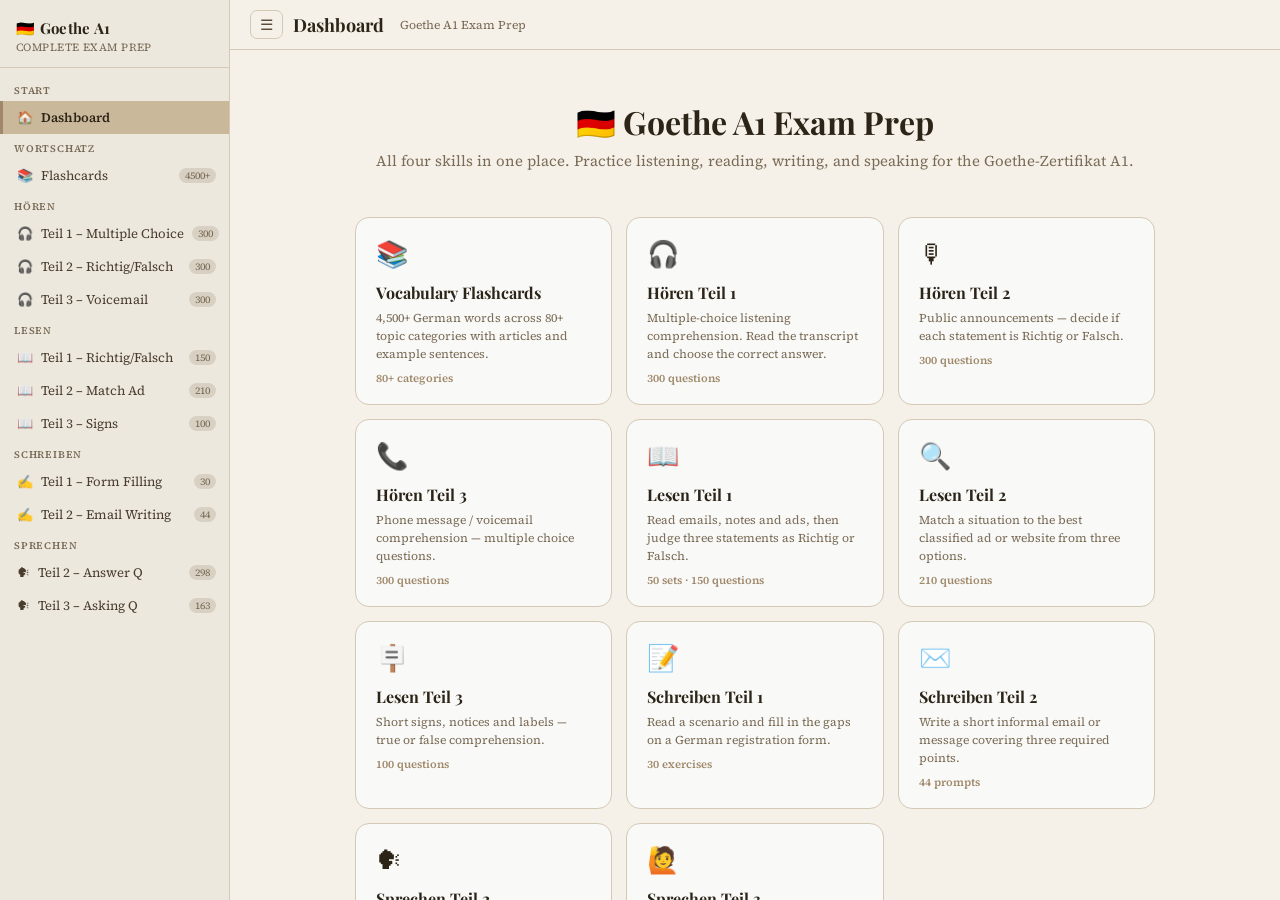
<file: index.html>
<!doctype html>
<html lang="en">
  <head>
    <meta charset="UTF-8" />
    <meta name="viewport" content="width=device-width, initial-scale=1.0" />
    <title>Goethe A1 – Complete Exam Prep</title>
    <link rel="preconnect" href="https://fonts.googleapis.com" />
    <link
      href="https://fonts.googleapis.com/css2?family=Playfair+Display:wght@400;700&family=Source+Serif+4:ital,opsz,wght@0,8..60,300;0,8..60,400;0,8..60,600;1,8..60,300&display=swap"
      rel="stylesheet"
    />
    <link rel="stylesheet" href="styles.css" />
  </head>
  <body>
    <div class="sidebar-backdrop" id="sidebar-backdrop" onclick="toggleSidebar()"></div>
    <div class="app">
      <!-- ── SIDEBAR ── -->
      <div class="sidebar" id="sidebar">
        <div class="sidebar-inner">
          <div class="sidebar-header">
            <div class="sidebar-title">🇩🇪 Goethe A1</div>
            <div class="sidebar-subtitle">Complete Exam Prep</div>
          </div>
          <div class="nav-sections">
            <div class="nav-section-label">Start</div>
            <div
              class="nav-item active"
              data-panel="dashboard"
              onclick="showPanel('dashboard',this)"
            >
              🏠 <span>Dashboard</span>
            </div>
            <div class="nav-section-label">Wortschatz</div>
            <div class="nav-item" data-panel="flashcards" onclick="showPanel('flashcards',this)">
              📚 <span>Flashcards</span><span class="badge">4500+</span>
            </div>
            <div class="nav-section-label">Hören</div>
            <div class="nav-item" data-panel="hoeren1" onclick="showPanel('hoeren1',this)">
              🎧 <span>Teil 1 – Multiple Choice</span><span class="badge">300</span>
            </div>
            <div class="nav-item" data-panel="hoeren2" onclick="showPanel('hoeren2',this)">
              🎧 <span>Teil 2 – Richtig/Falsch</span><span class="badge">300</span>
            </div>
            <div class="nav-item" data-panel="hoeren3" onclick="showPanel('hoeren3',this)">
              🎧 <span>Teil 3 – Voicemail</span><span class="badge">300</span>
            </div>
            <div class="nav-section-label">Lesen</div>
            <div class="nav-item" data-panel="lesen1" onclick="showPanel('lesen1',this)">
              📖 <span>Teil 1 – Richtig/Falsch</span><span class="badge">150</span>
            </div>
            <div class="nav-item" data-panel="lesen2" onclick="showPanel('lesen2',this)">
              📖 <span>Teil 2 – Match Ad</span><span class="badge">210</span>
            </div>
            <div class="nav-item" data-panel="lesen3" onclick="showPanel('lesen3',this)">
              📖 <span>Teil 3 – Signs</span><span class="badge">100</span>
            </div>
            <div class="nav-section-label">Schreiben</div>
            <div class="nav-item" data-panel="schreiben1" onclick="showPanel('schreiben1',this)">
              ✍️ <span>Teil 1 – Form Filling</span><span class="badge">30</span>
            </div>
            <div class="nav-item" data-panel="schreiben2" onclick="showPanel('schreiben2',this)">
              ✍️ <span>Teil 2 – Email Writing</span><span class="badge">44</span>
            </div>
            <div class="nav-section-label">Sprechen</div>
            <div class="nav-item" data-panel="sprechen2" onclick="showPanel('sprechen2',this)">
              🗣 <span>Teil 2 – Answer Q</span><span class="badge">298</span>
            </div>
            <div class="nav-item" data-panel="sprechen3" onclick="showPanel('sprechen3',this)">
              🗣 <span>Teil 3 – Asking Q</span><span class="badge">163</span>
            </div>
          </div>
        </div>
      </div>
      <!-- ── MAIN ── -->
      <div class="main">
        <div class="topbar">
          <button class="menu-btn" onclick="toggleSidebar()">☰</button>
          <span class="topbar-title" id="topbar-title">Dashboard</span>
          <span class="topbar-sub" id="topbar-sub"></span>
          <div class="topbar-right" id="topbar-right"></div>
        </div>
        <div class="content-area" id="content-area">
          <!-- ── DASHBOARD ── -->
          <div class="panel active" id="panel-dashboard">
            <div class="dash">
              <div class="dash-hero">
                <h1>🇩🇪 Goethe A1 Exam Prep</h1>
                <p>
                  All four skills in one place. Practice listening, reading, writing, and speaking
                  for the Goethe-Zertifikat A1.
                </p>
              </div>
              <div class="dash-grid">
                <div class="dash-card" onclick="showPanel('flashcards',null)">
                  <div class="dash-card-icon">📚</div>
                  <div class="dash-card-title">Vocabulary Flashcards</div>
                  <div class="dash-card-sub">
                    4,500+ German words across 80+ topic categories with articles and example
                    sentences.
                  </div>
                  <div class="dash-card-count">80+ categories</div>
                </div>
                <div class="dash-card" onclick="showPanel('hoeren1',null)">
                  <div class="dash-card-icon">🎧</div>
                  <div class="dash-card-title">Hören Teil 1</div>
                  <div class="dash-card-sub">
                    Multiple-choice listening comprehension. Read the transcript and choose the
                    correct answer.
                  </div>
                  <div class="dash-card-count">300 questions</div>
                </div>
                <div class="dash-card" onclick="showPanel('hoeren2',null)">
                  <div class="dash-card-icon">🎙</div>
                  <div class="dash-card-title">Hören Teil 2</div>
                  <div class="dash-card-sub">
                    Public announcements — decide if each statement is Richtig or Falsch.
                  </div>
                  <div class="dash-card-count">300 questions</div>
                </div>
                <div class="dash-card" onclick="showPanel('hoeren3',null)">
                  <div class="dash-card-icon">📞</div>
                  <div class="dash-card-title">Hören Teil 3</div>
                  <div class="dash-card-sub">
                    Phone message / voicemail comprehension — multiple choice questions.
                  </div>
                  <div class="dash-card-count">300 questions</div>
                </div>
                <div class="dash-card" onclick="showPanel('lesen1',null)">
                  <div class="dash-card-icon">📖</div>
                  <div class="dash-card-title">Lesen Teil 1</div>
                  <div class="dash-card-sub">
                    Read emails, notes and ads, then judge three statements as Richtig or Falsch.
                  </div>
                  <div class="dash-card-count">50 sets · 150 questions</div>
                </div>
                <div class="dash-card" onclick="showPanel('lesen2',null)">
                  <div class="dash-card-icon">🔍</div>
                  <div class="dash-card-title">Lesen Teil 2</div>
                  <div class="dash-card-sub">
                    Match a situation to the best classified ad or website from three options.
                  </div>
                  <div class="dash-card-count">210 questions</div>
                </div>
                <div class="dash-card" onclick="showPanel('lesen3',null)">
                  <div class="dash-card-icon">🪧</div>
                  <div class="dash-card-title">Lesen Teil 3</div>
                  <div class="dash-card-sub">
                    Short signs, notices and labels — true or false comprehension.
                  </div>
                  <div class="dash-card-count">100 questions</div>
                </div>
                <div class="dash-card" onclick="showPanel('schreiben1',null)">
                  <div class="dash-card-icon">📝</div>
                  <div class="dash-card-title">Schreiben Teil 1</div>
                  <div class="dash-card-sub">
                    Read a scenario and fill in the gaps on a German registration form.
                  </div>
                  <div class="dash-card-count">30 exercises</div>
                </div>
                <div class="dash-card" onclick="showPanel('schreiben2',null)">
                  <div class="dash-card-icon">✉️</div>
                  <div class="dash-card-title">Schreiben Teil 2</div>
                  <div class="dash-card-sub">
                    Write a short informal email or message covering three required points.
                  </div>
                  <div class="dash-card-count">44 prompts</div>
                </div>
                <div class="dash-card" onclick="showPanel('sprechen2',null)">
                  <div class="dash-card-icon">🗣</div>
                  <div class="dash-card-title">Sprechen Teil 2</div>
                  <div class="dash-card-sub">
                    Practice answering everyday conversation questions on A1 topics.
                  </div>
                  <div class="dash-card-count">298 questions</div>
                </div>
                <div class="dash-card" onclick="showPanel('sprechen3',null)">
                  <div class="dash-card-icon">🙋</div>
                  <div class="dash-card-title">Sprechen Teil 3</div>
                  <div class="dash-card-sub">
                    Vocabulary cards with example requests — practice asking for objects.
                  </div>
                  <div class="dash-card-count">163 cards</div>
                </div>
              </div>
              <div class="dash-tips">
                <h3>💡 Exam Tips</h3>
                <div class="tip">
                  <span class="tip-icon">🎯</span
                  ><span
                    >The Goethe A1 exam tests listening, reading, writing, and speaking. You need
                    60% overall to pass, but each section can be below that.</span
                  >
                </div>
                <div class="tip">
                  <span class="tip-icon">🎧</span
                  ><span
                    >In the real Hören exam, each audio is played twice. Use the transcript practice
                    here to train for content recognition.</span
                  >
                </div>
                <div class="tip">
                  <span class="tip-icon">📖</span
                  ><span
                    >Lesen Teil 1 texts are short (emails, notes). Read carefully — one word can
                    change the meaning from Richtig to Falsch.</span
                  >
                </div>
                <div class="tip">
                  <span class="tip-icon">✍️</span
                  ><span
                    >Schreiben Teil 2 is graded on covering all three points, not perfect grammar.
                    Write simply and clearly.</span
                  >
                </div>
                <div class="tip">
                  <span class="tip-icon">🗣</span
                  ><span
                    >Sprechen Teil 1 uses the cards from Teil 3 practice. Name the item and form a
                    question: "Können Sie mir bitte … geben?"</span
                  >
                </div>
              </div>
            </div>
          </div>

          <!-- ── FLASHCARDS ── -->
          <div class="panel" id="panel-flashcards">
            <div class="fc-layout">
              <div class="fc-sidebar">
                <input
                  class="cat-search"
                  id="fc-cat-search"
                  placeholder="Search topics…"
                  oninput="fcFilterCats(this.value)"
                />
                <div class="cat-list" id="fc-cat-list"></div>
              </div>
              <div class="fc-main" id="fc-main">
                <div class="progress-wrap"><div class="progress-bar" id="fc-progress"></div></div>
                <div class="card-wrapper" id="fc-card-wrapper" onclick="fcFlip()">
                  <div class="card-inner" id="fc-card-inner">
                    <div class="card-face card-front">
                      <div class="card-label">German</div>
                      <div class="card-word" id="fc-front"></div>
                      <div class="card-article" id="fc-article"></div>
                      <div class="card-hint">Click to flip</div>
                    </div>
                    <div class="card-face card-back">
                      <div class="card-label">Translation</div>
                      <div class="card-word" id="fc-back"></div>
                      <div class="card-example" id="fc-example"></div>
                      <div class="card-hint">Click to flip back</div>
                    </div>
                  </div>
                </div>
                <div class="fc-nav">
                  <button class="nav-btn" onclick="fcPrev()">← Prev</button>
                  <span class="card-num" id="fc-num"></span>
                  <button class="nav-btn" onclick="fcNext()">Next →</button>
                  <button class="fc-speak-btn" onclick="fcSpeak()" title="Speak German">🔊</button>
                </div>
                <div style="display: flex; gap: 8px; margin-top: 10px">
                  <span class="shuffle-badge" onclick="fcShuffle()">🔀 Shuffle</span>
                  <span class="key-hints"
                    ><span class="kbd">Space</span>flip <span class="kbd">←→</span>navigate</span
                  >
                </div>
                <div
                  class="word-list"
                  id="fc-word-list"
                  style="max-height: 340px; overflow-y: auto"
                >
                  <div class="word-list-header">All cards in this set</div>
                  <div id="fc-word-items"></div>
                </div>
              </div>
            </div>
          </div>

          <!-- ── HÖREN 1 ── -->
          <div class="panel" id="panel-hoeren1">
            <div class="quiz-layout" id="h1-layout"></div>
          </div>

          <!-- ── HÖREN 2 ── -->
          <div class="panel" id="panel-hoeren2">
            <div class="quiz-layout" id="h2-layout"></div>
          </div>

          <!-- ── HÖREN 3 ── -->
          <div class="panel" id="panel-hoeren3">
            <div class="quiz-layout" id="h3-layout"></div>
          </div>

          <!-- ── LESEN 1 ── -->
          <div class="panel" id="panel-lesen1">
            <div class="quiz-layout" id="l1-layout"></div>
          </div>

          <!-- ── LESEN 2 ── -->
          <div class="panel" id="panel-lesen2">
            <div class="quiz-layout" id="l2-layout"></div>
          </div>

          <!-- ── LESEN 3 ── -->
          <div class="panel" id="panel-lesen3">
            <div class="quiz-layout" id="l3-layout"></div>
          </div>

          <!-- ── SCHREIBEN 1 ── -->
          <div class="panel" id="panel-schreiben1">
            <div class="schreiben-layout" id="s1-layout"></div>
          </div>

          <!-- ── SCHREIBEN 2 ── -->
          <div class="panel" id="panel-schreiben2">
            <div class="schreiben-layout" id="s2-layout"></div>
          </div>

          <!-- ── SPRECHEN 2 ── -->
          <div class="panel" id="panel-sprechen2">
            <div class="sprechen-layout" id="sp2-layout"></div>
          </div>

          <!-- ── SPRECHEN 3 ── -->
          <div class="panel" id="panel-sprechen3">
            <div class="sprechen-layout" id="sp3-layout"></div>
          </div>
        </div>
        <!-- /content-area -->
      </div>
      <!-- /main -->
    </div>
    <!-- /app -->

    <script src="data.js"></script>
    <script src="app.js"></script>
  </body>
</html>
</file>
<file: styles.css>
* {
  box-sizing: border-box;
  margin: 0;
  padding: 0;
}
:root {
  --bg: #f5f0e8;
  --sidebar-bg: #ede8de;
  --border: #d4c9b4;
  --text: #2c2417;
  --text2: #4a3d2e;
  --muted: #7a6b56;
  --accent: #a0896a;
  --accent2: #c9b89a;
  --card-bg: #f9f9f8;
  --dark: #2c2417;
  --gold: #c9a870;
  --nav-active: #c9b89a;
  --tag-bg: #e0d9ce;
}
body {
  min-height: 100vh;
  background: var(--bg);
  font-family: "Source Serif 4", Georgia, serif;
  color: var(--text);
}
/* ── LAYOUT ── */
.app {
  display: flex;
  height: 100vh;
  overflow: hidden;
}
/* sidebar */
.sidebar {
  width: 230px;
  min-height: 100vh;
  background: var(--sidebar-bg);
  border-right: 1px solid var(--border);
  display: flex;
  flex-direction: column;
  flex-shrink: 0;
  transition: width 0.3s;
  overflow: hidden;
}
.sidebar.closed {
  width: 0;
  border-right: none;
}
.sidebar-inner {
  width: 230px;
  display: flex;
  flex-direction: column;
  height: 100%;
}
.sidebar-header {
  padding: 18px 16px 12px;
  border-bottom: 1px solid var(--border);
}
.sidebar-title {
  font-family: "Playfair Display", serif;
  font-size: 15px;
  font-weight: 700;
  color: var(--text);
  letter-spacing: 0.02em;
}
.sidebar-subtitle {
  font-size: 11px;
  color: var(--muted);
  margin-top: 2px;
  letter-spacing: 0.04em;
  text-transform: uppercase;
}
.nav-sections {
  padding: 8px 0;
  overflow-y: auto;
  flex: 1;
  scrollbar-width: none;
}
.nav-sections::-webkit-scrollbar {
  display: none;
}
.nav-section-label {
  padding: 8px 14px 4px;
  font-size: 10px;
  text-transform: uppercase;
  letter-spacing: 0.08em;
  color: var(--muted);
  font-weight: 600;
}
.nav-item {
  display: flex;
  align-items: center;
  gap: 8px;
  padding: 8px 14px;
  cursor: pointer;
  font-size: 13px;
  color: var(--text2);
  transition: background 0.15s;
  white-space: nowrap;
  border-left: 3px solid transparent;
}
.nav-item:hover {
  background: #e0d9ce;
}
.nav-item.active {
  background: var(--nav-active);
  color: var(--dark);
  font-weight: 600;
  border-left-color: var(--accent);
}
.nav-item .badge {
  margin-left: auto;
  font-size: 10px;
  color: var(--muted);
  background: #d8d0c2;
  border-radius: 8px;
  padding: 1px 6px;
}
.nav-item.active .badge {
  background: #b8a480;
  color: var(--dark);
}
/* main */
.main {
  flex: 1;
  display: flex;
  flex-direction: column;
  height: 100vh;
  overflow: hidden;
}
.topbar {
  display: flex;
  align-items: center;
  padding: 10px 20px;
  background: var(--bg);
  border-bottom: 1px solid var(--border);
  gap: 10px;
  flex-wrap: wrap;
  flex-shrink: 0;
}
.menu-btn {
  background: none;
  border: 1px solid var(--border);
  border-radius: 7px;
  padding: 6px 9px;
  cursor: pointer;
  color: #5a4d3d;
  font-size: 15px;
  line-height: 1;
  transition: background 0.15s;
}
.menu-btn:hover {
  background: #e8e0d4;
}
.topbar-title {
  font-family: "Playfair Display", serif;
  font-size: 18px;
  font-weight: 700;
  color: var(--text);
}
.topbar-sub {
  font-size: 12px;
  color: var(--muted);
  margin-left: 6px;
}
.topbar-right {
  margin-left: auto;
  display: flex;
  gap: 8px;
  align-items: center;
}
.content-area {
  flex: 1;
  overflow-y: auto;
  padding: 20px 24px;
  scrollbar-width: thin;
  scrollbar-color: var(--border) transparent;
}
/* ── SECTION PANELS ── */
.panel {
  display: none;
}
.panel.active {
  display: block;
}
/* ── FLASHCARDS ── */
.fc-layout {
  display: flex;
  gap: 20px;
  height: calc(100vh - 110px);
}
.fc-sidebar {
  width: 200px;
  flex-shrink: 0;
  display: flex;
  flex-direction: column;
  gap: 8px;
  overflow: hidden;
}
.cat-search {
  width: 100%;
  padding: 8px 10px;
  border: 1px solid var(--border);
  border-radius: 10px;
  background: #f7f2e7;
  color: var(--text2);
  font-size: 12px;
  outline: none;
}
.cat-search:focus {
  border-color: #b8a480;
}
.cat-list {
  flex: 1;
  overflow-y: auto;
  scrollbar-width: thin;
  scrollbar-color: var(--border) transparent;
}
.cat-item {
  display: flex;
  align-items: center;
  gap: 6px;
  padding: 7px 10px;
  cursor: pointer;
  font-size: 12px;
  color: var(--text2);
  transition: background 0.15s;
  border-radius: 8px;
}
.cat-item:hover {
  background: #e0d9ce;
}
.cat-item.active {
  background: var(--nav-active);
  color: var(--dark);
  font-weight: 600;
}
.cat-item .cc {
  margin-left: auto;
  font-size: 10px;
  background: #d8d0c2;
  border-radius: 8px;
  padding: 1px 5px;
  color: var(--muted);
}
.cat-item.active .cc {
  background: #b8a480;
  color: var(--dark);
}
.fc-main {
  flex: 1;
  display: flex;
  flex-direction: column;
  align-items: center;
  overflow-y: auto;
  padding-bottom: 20px;
}
.progress-wrap {
  width: 100%;
  max-width: 520px;
  height: 3px;
  background: #ddd5c4;
  border-radius: 3px;
  overflow: hidden;
  margin-bottom: 16px;
}
.progress-bar {
  height: 100%;
  background: linear-gradient(90deg, var(--accent), var(--gold));
  border-radius: 3px;
  transition: width 0.3s;
}
.card-wrapper {
  perspective: 1200px;
  width: 100%;
  max-width: 480px;
  height: 270px;
  cursor: pointer;
  margin-bottom: 12px;
}
.card-inner {
  position: relative;
  width: 100%;
  height: 100%;
  transform-style: preserve-3d;
  transition: transform 0.5s cubic-bezier(0.4, 0, 0.2, 1);
}
.card-inner.flipped {
  transform: rotateY(180deg);
}
.card-face {
  position: absolute;
  inset: 0;
  backface-visibility: hidden;
  -webkit-backface-visibility: hidden;
  border-radius: 16px;
  display: flex;
  flex-direction: column;
  align-items: center;
  justify-content: center;
  padding: 28px 32px;
  text-align: center;
}
.card-front {
  background: var(--card-bg);
  border: 1px solid #d9cdb8;
  box-shadow: 0 6px 30px rgba(100, 80, 40, 0.1);
}
.card-back {
  background: var(--dark);
  border: 1px solid #1a1409;
  box-shadow: 0 6px 30px rgba(100, 80, 40, 0.18);
  transform: rotateY(180deg);
}
.card-label {
  font-size: 10px;
  letter-spacing: 0.1em;
  text-transform: uppercase;
  font-weight: 600;
  color: #9a8672;
  margin-bottom: 10px;
}
.card-back .card-label {
  color: #a08060;
}
.card-word {
  font-family: "Playfair Display", serif;
  font-size: 30px;
  font-weight: 700;
  line-height: 1.1;
  color: #1a1009;
  letter-spacing: -0.02em;
}
.card-back .card-word {
  color: #f0e8d8;
  font-size: 24px;
}
.card-article {
  font-size: 13px;
  color: #a08060;
  font-style: italic;
  margin-top: 6px;
}
.card-example {
  font-size: 12px;
  color: #c8b898;
  margin-top: 12px;
  font-style: italic;
  line-height: 1.5;
  max-width: 400px;
}
.card-hint {
  font-size: 11px;
  color: #b8a882;
  margin-top: 12px;
}
.card-back .card-hint {
  color: #6a5840;
}
.fc-nav {
  display: flex;
  align-items: center;
  gap: 12px;
  margin-top: 8px;
}
.nav-btn {
  background: #faf6ee;
  border: 1px solid #d9cdb8;
  border-radius: 10px;
  padding: 10px 24px;
  cursor: pointer;
  font-family: "Source Serif 4", serif;
  font-size: 13px;
  font-weight: 600;
  color: var(--text2);
  transition: background 0.15s;
}
.nav-btn:hover {
  background: #ece4d6;
}
.card-num {
  font-size: 12px;
  color: var(--muted);
  min-width: 70px;
  text-align: center;
}
.fc-speak-btn {
  background: none;
  border: 1px solid var(--border);
  border-radius: 8px;
  padding: 5px 8px;
  cursor: pointer;
  font-size: 13px;
  color: var(--text2);
  transition: background 0.15s;
}
.fc-speak-btn:hover {
  background: #e8e0d4;
}
.word-list {
  width: 100%;
  margin-top: 16px;
  border: 1px solid var(--border);
  border-radius: 12px;
  overflow: hidden;
}
.word-list-header {
  padding: 8px 14px;
  background: var(--sidebar-bg);
  font-size: 11px;
  text-transform: uppercase;
  letter-spacing: 0.06em;
  color: var(--muted);
  font-weight: 600;
}
#fc-word-items {
  display: grid;
  grid-template-columns: repeat(auto-fill, minmax(140px, 1fr));
  gap: 10px;
  padding: 12px 14px;
}
.word-item {
  display: flex;
  flex-direction: column;
  align-items: center;
  justify-content: center;
  gap: 4px;
  text-align: center;
  padding: 12px 10px;
  font-size: 12px;
  cursor: pointer;
  transition:
    background 0.15s,
    border-color 0.15s,
    box-shadow 0.15s;
  border: 1px solid var(--border);
  border-radius: 10px;
  background: var(--card-bg);
}
.word-item:hover {
  background: #f0ebe2;
  box-shadow: 0 2px 6px rgba(0, 0, 0, 0.06);
}
.word-item.active {
  background: var(--nav-active);
  border-color: var(--accent);
}
.word-term {
  font-weight: 600;
  color: var(--text2);
}
.word-expl {
  color: var(--muted);
}
/* ── FLASHCARDS GRID ── */
.fc-grid-header {
  display: flex;
  justify-content: space-between;
  align-items: center;
  margin-bottom: 14px;
  flex-wrap: wrap;
  gap: 10px;
}
.fc-grid-title {
  font-family: "Playfair Display", serif;
  font-size: 17px;
  font-weight: 700;
  color: var(--text);
}
.fc-grid-count {
  font-size: 12px;
  color: var(--muted);
  margin-top: 2px;
}
.fc-grid {
  display: grid;
  grid-template-columns: repeat(auto-fill, minmax(200px, 1fr));
  gap: 14px;
  padding-bottom: 24px;
}
.fc-grid-card {
  position: relative;
  background: var(--card-bg);
  border: 1px solid #d9cdb8;
  border-radius: 14px;
  padding: 18px 16px;
  min-height: 110px;
  display: flex;
  flex-direction: column;
  align-items: center;
  justify-content: center;
  text-align: center;
  cursor: pointer;
  transition:
    transform 0.15s,
    box-shadow 0.15s,
    border-color 0.15s;
}
.fc-grid-card:hover {
  border-color: var(--accent);
  box-shadow: 0 4px 16px rgba(100, 80, 40, 0.1);
  transform: translateY(-2px);
}
.fc-grid-front,
.fc-grid-back {
  display: flex;
  flex-direction: column;
  align-items: center;
  gap: 4px;
}
.fc-grid-back {
  display: none;
}
.fc-grid-card.flipped {
  background: var(--dark);
  border-color: #1a1409;
}
.fc-grid-card.flipped .fc-grid-front {
  display: none;
}
.fc-grid-card.flipped .fc-grid-back {
  display: flex;
}
.fc-grid-word {
  font-family: "Playfair Display", serif;
  font-size: 18px;
  font-weight: 700;
  color: #1a1009;
}
.fc-grid-card.flipped .fc-grid-translation {
  color: #f0e8d8;
  font-size: 16px;
  font-weight: 700;
  font-family: "Playfair Display", serif;
}
.fc-grid-article {
  font-size: 11px;
  color: var(--accent);
  font-style: italic;
}
.fc-grid-example {
  font-size: 11px;
  color: #c8b898;
  font-style: italic;
  margin-top: 4px;
  line-height: 1.4;
}
.fc-grid-hint {
  font-size: 10px;
  color: #b8a882;
  margin-top: 6px;
}
.fc-grid-card.flipped .fc-grid-hint {
  color: #6a5840;
}
.fc-grid-speak {
  position: absolute;
  top: 6px;
  right: 6px;
  background: none;
  border: none;
  font-size: 13px;
  cursor: pointer;
  color: var(--muted);
  opacity: 0;
  transition: opacity 0.15s;
  padding: 4px;
}
.fc-grid-card:hover .fc-grid-speak {
  opacity: 1;
}
/* ── QUIZ STYLES (shared for hören/lesen) ── */
.quiz-layout {
  max-width: 720px;
  margin: 0 auto;
}
.quiz-meta {
  display: flex;
  justify-content: space-between;
  align-items: center;
  margin-bottom: 16px;
  flex-wrap: wrap;
  gap: 8px;
}
.quiz-meta h2 {
  font-family: "Playfair Display", serif;
  font-size: 20px;
}
.quiz-controls {
  display: flex;
  gap: 8px;
  align-items: center;
  flex-wrap: wrap;
}
.quiz-score-box {
  background: var(--sidebar-bg);
  border: 1px solid var(--border);
  border-radius: 10px;
  padding: 6px 14px;
  font-size: 13px;
  font-weight: 600;
  color: var(--text2);
}
.q-progress {
  width: 100%;
  height: 3px;
  background: #ddd5c4;
  border-radius: 3px;
  overflow: hidden;
  margin-bottom: 20px;
}
.q-progress-bar {
  height: 100%;
  background: linear-gradient(90deg, var(--accent), var(--gold));
  transition: width 0.3s;
}
.question-card {
  background: var(--card-bg);
  border: 1px solid var(--border);
  border-radius: 14px;
  padding: 20px 24px;
  margin-bottom: 16px;
}
.question-num {
  font-size: 11px;
  color: var(--muted);
  text-transform: uppercase;
  letter-spacing: 0.07em;
  margin-bottom: 8px;
}
.transcript-box {
  background: #faf7f1;
  border-left: 3px solid var(--accent2);
  border-radius: 0 8px 8px 0;
  padding: 12px 16px;
  margin-bottom: 14px;
  font-size: 13px;
  line-height: 1.6;
  color: var(--text2);
  font-style: italic;
}
.transcript-toggle {
  font-size: 11px;
  color: var(--accent);
  cursor: pointer;
  margin-bottom: 10px;
  display: inline-flex;
  align-items: center;
  gap: 4px;
  border: none;
  background: none;
  padding: 0;
}
.transcript-toggle:hover {
  text-decoration: underline;
}
.question-text {
  font-size: 15px;
  font-weight: 600;
  color: var(--text);
  margin-bottom: 14px;
  line-height: 1.4;
}
.options {
  display: flex;
  flex-direction: column;
  gap: 8px;
}
.option-btn {
  display: flex;
  align-items: center;
  gap: 10px;
  padding: 10px 14px;
  border: 1px solid var(--border);
  border-radius: 10px;
  background: #faf7f1;
  cursor: pointer;
  font-size: 13px;
  color: var(--text2);
  transition: all 0.2s;
  text-align: left;
}
.option-btn:hover {
  border-color: var(--accent);
  background: #f0ebe2;
}
.option-btn.correct {
  border-color: #6aaf6a;
  background: #e8f5e8;
  color: #2a5a2a;
}
.option-btn.wrong {
  border-color: #c86a6a;
  background: #f5e8e8;
  color: #5a2a2a;
}
.option-btn.revealed {
  border-color: var(--accent2);
}
.option-letter {
  width: 22px;
  height: 22px;
  border-radius: 50%;
  background: var(--border);
  display: flex;
  align-items: center;
  justify-content: center;
  font-size: 11px;
  font-weight: 700;
  flex-shrink: 0;
}
.tf-options {
  display: flex;
  gap: 12px;
}
.tf-btn {
  flex: 1;
  padding: 12px;
  border: 1px solid var(--border);
  border-radius: 10px;
  background: #faf7f1;
  cursor: pointer;
  font-size: 14px;
  font-weight: 600;
  color: var(--text2);
  transition: all 0.2s;
}
.tf-btn:hover {
  border-color: var(--accent);
  background: #f0ebe2;
}
.tf-btn.correct {
  border-color: #6aaf6a;
  background: #e8f5e8;
  color: #2a5a2a;
}
.tf-btn.wrong {
  border-color: #c86a6a;
  background: #f5e8e8;
  color: #5a2a2a;
}
.explanation {
  margin-top: 10px;
  padding: 8px 12px;
  background: #f7f2e7;
  border-radius: 8px;
  font-size: 12px;
  color: var(--muted);
  line-height: 1.5;
}
.nav-row-quiz {
  display: flex;
  gap: 10px;
  margin-top: 16px;
  justify-content: center;
  align-items: center;
}
.q-btn {
  background: var(--sidebar-bg);
  border: 1px solid var(--border);
  border-radius: 10px;
  padding: 9px 20px;
  cursor: pointer;
  font-size: 13px;
  font-weight: 600;
  color: var(--text2);
  transition: background 0.15s;
}
.q-btn:hover {
  background: var(--nav-active);
}
.q-btn.primary {
  background: var(--accent);
  color: #fff;
  border-color: var(--accent);
}
.q-btn.primary:hover {
  background: #8a7358;
}
/* ── LESEN1 styles ── */
.text-passage {
  background: #faf7f1;
  border-left: 3px solid var(--accent2);
  border-radius: 0 10px 10px 0;
  padding: 14px 18px;
  margin-bottom: 16px;
  font-size: 14px;
  line-height: 1.7;
  color: var(--text2);
}
.text-type-tag {
  display: inline-block;
  background: var(--tag-bg);
  border: 1px solid var(--border);
  border-radius: 6px;
  padding: 2px 8px;
  font-size: 10px;
  text-transform: uppercase;
  letter-spacing: 0.06em;
  color: var(--muted);
  margin-bottom: 8px;
}
/* ── LESEN2 ── */
.situation-box {
  background: #f0ebe2;
  border: 1px solid var(--border);
  border-radius: 10px;
  padding: 12px 16px;
  margin-bottom: 14px;
  font-size: 14px;
  color: var(--text);
}
.lesen2-options {
  display: flex;
  flex-direction: column;
  gap: 10px;
}
.l2-option {
  border: 1px solid var(--border);
  border-radius: 10px;
  padding: 12px 16px;
  cursor: pointer;
  transition: all 0.2s;
  background: #faf7f1;
}
.l2-option:hover {
  border-color: var(--accent);
  background: #f0ebe2;
}
.l2-option.correct {
  border-color: #6aaf6a;
  background: #e8f5e8;
}
.l2-option.wrong {
  border-color: #c86a6a;
  background: #f5e8e8;
}
.l2-option-letter {
  font-size: 11px;
  font-weight: 700;
  text-transform: uppercase;
  color: var(--muted);
  margin-bottom: 4px;
}
.l2-option-title {
  font-weight: 600;
  font-size: 13px;
  margin-bottom: 2px;
}
.l2-option-url {
  font-size: 11px;
  color: var(--accent);
  margin-bottom: 6px;
}
.l2-option-details {
  font-size: 12px;
  color: var(--text2);
  line-height: 1.5;
}
/* ── SCHREIBEN ── */
.schreiben-layout {
  max-width: 720px;
  margin: 0 auto;
}
.scenario-box {
  background: #f7f2e7;
  border: 1px solid var(--border);
  border-radius: 12px;
  padding: 16px 20px;
  margin-bottom: 16px;
  font-size: 14px;
  line-height: 1.7;
  color: var(--text2);
}
.form-card {
  background: var(--card-bg);
  border: 1px solid var(--border);
  border-radius: 14px;
  padding: 20px 24px;
  margin-bottom: 16px;
}
.form-card h3 {
  font-family: "Playfair Display", serif;
  font-size: 16px;
  margin-bottom: 14px;
  color: var(--text);
}
.form-field {
  display: flex;
  align-items: center;
  gap: 10px;
  padding: 12px 0;
  border-bottom: 1px solid #ece7dd;
  font-size: 13px;
}
.form-field:last-child {
  border-bottom: none;
}
.field-label {
  width: 150px;
  flex-shrink: 0;
  color: var(--muted);
  font-weight: 600;
}
.field-input {
  flex: 1;
  padding: 10px 12px;
  border: 1px solid var(--border);
  border-radius: 8px;
  background: #faf7f1;
  font-size: 13px;
  font-family: inherit;
  color: var(--text2);
  outline: none;
  transition: border-color 0.2s, box-shadow 0.2s;
}
.field-input:focus {
  border-color: var(--accent);
}
.field-input.correct {
  border-color: #2d8a3a;
  box-shadow: inset 0 0 0 1px rgba(45, 138, 58, 0.15);
}
.field-input.incorrect {
  border-color: #c84a4a;
  box-shadow: inset 0 0 0 1px rgba(200, 74, 74, 0.15);
}
.field-value {
  flex: 1;
  color: var(--text);
  font-style: italic;
}
.action-row {
  display: flex;
  flex-wrap: wrap;
  gap: 10px;
  margin-top: 18px;
}
.check-result {
  margin-top: 16px;
  font-size: 14px;
  font-weight: 700;
  color: var(--text2);
}
.check-field-btn {
  padding: 6px 14px;
  background: var(--accent);
  color: #fff;
  border: none;
  border-radius: 6px;
  cursor: pointer;
  font-size: 12px;
  font-weight: 600;
}
.check-field-btn:hover {
  background: #8a7358;
}
.field-result {
  font-size: 11px;
  margin-left: 8px;
}
.field-result.ok {
  color: #4a8a4a;
}
.field-result.err {
  color: #8a4a4a;
}
.correct-answer {
  font-size: 12px;
  color: #2f7a3f;
  background: #eef9ef;
  border: 1px solid #d6efd6;
  padding: 6px 8px;
  border-radius: 6px;
  margin-left: 8px;
  font-weight: 600;
}

.correct-answer.err {
  color: #8a3b3b;
  background: #fdecec;
  border: 1px solid #f2c7c7;
}
.correct-answer.ok {
  color: #2f7a3f;
  background: #eef9ef;
  border: 1px solid #d6efd6;
}
.email-card {
  background: var(--card-bg);
  border: 1px solid var(--border);
  border-radius: 14px;
  padding: 20px 24px;
  margin-bottom: 16px;
}
.email-card h3 {
  font-family: "Playfair Display", serif;
  font-size: 16px;
  margin-bottom: 4px;
}
.email-card.compact {
  padding: 18px 20px;
  max-width: 660px;
  margin: 0 auto;
}
.email-scenario {
  font-size: 13px;
  color: var(--muted);
  margin-bottom: 12px;
  line-height: 1.6;
}
.required-label {
  font-size: 12px;
  font-weight: 700;
  color: var(--text2);
  text-transform: uppercase;
  letter-spacing: 0.08em;
  margin-bottom: 8px;
}
.points-list {
  list-style: none;
  margin-bottom: 0;
  padding-left: 0;
}
.points-list li {
  font-size: 13px;
  color: var(--text2);
  padding: 6px 0;
  display: flex;
  align-items: flex-start;
  gap: 10px;
}
.points-list li::before {
  content: "•";
  color: var(--accent);
  flex-shrink: 0;
}
/* ── SPRECHEN ── */
.sprechen-layout {
  max-width: 720px;
  margin: 0 auto;
}
.spr-card {
  background: var(--card-bg);
  border: 1px solid var(--border);
  border-radius: 14px;
  padding: 20px 24px;
  margin-bottom: 16px;
}
.spr-keyword {
  font-family: "Playfair Display", serif;
  font-size: 28px;
  font-weight: 700;
  color: var(--text);
  margin-bottom: 4px;
}
.spr-topic {
  font-size: 12px;
  color: var(--muted);
  text-transform: uppercase;
  letter-spacing: 0.06em;
  margin-bottom: 12px;
}
.spr-question {
  font-size: 16px;
  font-weight: 600;
  color: var(--text2);
  margin-bottom: 12px;
  line-height: 1.4;
}
.spr-hint {
  font-size: 12px;
  color: var(--muted);
  font-style: italic;
  margin-bottom: 12px;
}
.answer-reveal {
  background: #f0ebe2;
  border-radius: 10px;
  padding: 12px 16px;
  font-size: 14px;
  color: var(--text2);
  display: none;
  line-height: 1.6;
}
.answer-reveal.visible {
  display: block;
}
.reveal-btn {
  background: var(--accent);
  color: #fff;
  border: none;
  border-radius: 8px;
  padding: 8px 18px;
  cursor: pointer;
  font-size: 13px;
  font-weight: 600;
  transition: background 0.15s;
}
.reveal-btn:hover {
  background: #8a7358;
}
/* ── SPRECHEN 2 GRID ── */
#sp2-layout {
  max-width: 1100px;
}
.sp2-controls {
  display: flex;
  flex-wrap: wrap;
  gap: 10px;
  justify-content: center;
  margin-bottom: 14px;
}
.sp2-set-btn {
  border-radius: 8px;
  border: 1px solid var(--border);
  background: var(--card-bg);
  color: var(--text2);
  padding: 8px 14px;
  cursor: pointer;
  font-size: 13px;
  font-family: inherit;
  transition: all 0.15s;
}
.sp2-set-btn:hover {
  border-color: var(--accent);
}
.sp2-set-btn.active {
  background: var(--dark);
  color: #fff;
  border-color: var(--dark);
  font-weight: 700;
}
.sp2-search {
  width: 100%;
  max-width: 960px;
  margin: 0 auto 14px;
}
.sp2-search input {
  width: 100%;
  padding: 12px 16px;
  border-radius: 10px;
  border: 1px solid var(--border);
  background: var(--card-bg);
  font-family: inherit;
  font-size: 15px;
  color: var(--text);
  outline: none;
}
.sp2-search input:focus {
  border-color: var(--accent);
}
.sp2-topics {
  display: flex;
  flex-wrap: wrap;
  gap: 8px;
  justify-content: center;
  margin: 0 auto 14px;
  max-width: 960px;
}
.sp2-topic-btn {
  border-radius: 999px;
  border: 1px solid var(--border);
  background: var(--card-bg);
  color: var(--text2);
  padding: 6px 14px;
  cursor: pointer;
  font-size: 12px;
  font-family: inherit;
  transition: all 0.15s;
}
.sp2-topic-btn:hover {
  border-color: var(--accent);
}
.sp2-topic-btn.active {
  background: var(--accent);
  border-color: var(--accent);
  color: #fff;
  font-weight: 700;
}
.sp2-count {
  text-align: right;
  font-size: 13px;
  color: var(--muted);
  max-width: 1100px;
  margin: 0 auto 12px;
}
.sp2-grid {
  display: grid;
  grid-template-columns: repeat(auto-fill, minmax(270px, 1fr));
  gap: 16px;
}
.sp2-card {
  background: var(--card-bg);
  border: 1px solid var(--border);
  border-radius: 16px;
  overflow: hidden;
  cursor: pointer;
  transition:
    transform 0.18s,
    box-shadow 0.18s;
  display: flex;
  flex-direction: column;
}
.sp2-card:hover {
  transform: translateY(-2px);
  box-shadow: 0 8px 22px rgba(0, 0, 0, 0.1);
}
.sp2-card-top {
  padding: 10px 14px;
  background: var(--sidebar-bg);
  display: flex;
  justify-content: space-between;
  align-items: center;
  font-size: 10px;
  text-transform: uppercase;
  letter-spacing: 0.05em;
  color: var(--muted);
}
.sp2-card-theme {
  padding: 10px 14px;
  font-size: 13px;
  font-weight: 700;
  display: flex;
  justify-content: space-between;
  align-items: center;
  gap: 6px;
  background: var(--tag-bg);
  color: var(--text);
  transition:
    background 0.18s,
    color 0.18s;
}
.sp2-card.flipped .sp2-card-theme {
  color: #fff;
}
.sp2-card-keyword {
  padding: 26px 18px;
  font-family: "Playfair Display", serif;
  font-size: 26px;
  font-weight: 700;
  text-align: center;
  line-height: 1.1;
  min-height: 110px;
  display: flex;
  align-items: center;
  justify-content: center;
  color: var(--text);
}
.sp2-card-footer {
  padding: 10px 14px;
  font-size: 11px;
  color: var(--muted);
  display: flex;
  justify-content: space-between;
  align-items: center;
  background: var(--sidebar-bg);
  border-top: 1px solid var(--border);
}
.sp2-answer {
  padding: 14px;
  border-top: 1px solid var(--border);
  display: none;
}
.sp2-answer.visible {
  display: block;
}
.sp2-section {
  margin-bottom: 12px;
}
.sp2-label {
  font-size: 10px;
  text-transform: uppercase;
  color: var(--muted);
  letter-spacing: 0.05em;
  margin-bottom: 6px;
  display: block;
}
.sp2-question-text {
  font-size: 14px;
  font-weight: 600;
  color: var(--text);
  margin-bottom: 8px;
  line-height: 1.4;
}
.sp2-answer-text {
  font-size: 14px;
  font-weight: 700;
  color: var(--text2);
  margin-bottom: 8px;
  line-height: 1.5;
}
.sp2-speak-btn,
.sp2-hint-btn {
  border-radius: 8px;
  border: 1px solid var(--border);
  background: var(--card-bg);
  color: var(--text2);
  padding: 7px 12px;
  font-size: 12px;
  font-family: inherit;
  cursor: pointer;
  transition: all 0.15s;
}
.sp2-speak-btn:hover,
.sp2-hint-btn:hover {
  border-color: var(--accent);
}
.sp2-hint-panel {
  margin-top: 10px;
  padding: 10px 12px;
  background: #f0ebe2;
  border-radius: 10px;
  color: var(--text2);
  font-size: 12px;
  line-height: 1.5;
}
.sp2-no-results {
  text-align: center;
  color: var(--muted);
  font-size: 14px;
  margin-top: 30px;
}
/* ── SPRECHEN 3 GRID (picture cards) ── */
#sp3-layout {
  max-width: 1100px;
}
.sp3-search {
  width: 100%;
  max-width: 960px;
  margin: 0 auto 14px;
}
.sp3-search input {
  width: 100%;
  padding: 12px 16px;
  border-radius: 10px;
  border: 1px solid var(--border);
  background: var(--card-bg);
  font-family: inherit;
  font-size: 15px;
  color: var(--text);
  outline: none;
}
.sp3-search input:focus {
  border-color: var(--accent);
}
.sp3-grid {
  display: grid;
  grid-template-columns: repeat(auto-fill, minmax(150px, 1fr));
  gap: 14px;
}
.sp3-card {
  background: var(--card-bg);
  border: 1px solid var(--border);
  border-radius: 16px;
  overflow: hidden;
  cursor: pointer;
  transition:
    transform 0.18s,
    box-shadow 0.18s;
  display: flex;
  flex-direction: column;
  align-items: center;
  text-align: center;
}
.sp3-card:hover {
  transform: translateY(-2px);
  box-shadow: 0 8px 22px rgba(0, 0, 0, 0.1);
}
.sp3-card-emoji {
  font-size: 64px;
  line-height: 1;
  padding: 28px 10px 14px;
  width: 100%;
}
.sp3-card.flipped .sp3-card-emoji {
  font-size: 44px;
  padding: 18px 10px 8px;
}
.sp3-card-hint {
  font-size: 11px;
  color: var(--muted);
  padding-bottom: 14px;
}
.sp3-card-back {
  width: 100%;
  padding: 4px 14px 12px;
  border-top: 1px solid var(--border);
}
.sp3-card-cat {
  font-size: 10px;
  text-transform: uppercase;
  letter-spacing: 0.05em;
  color: var(--muted);
  margin: 8px 0 6px;
}
.sp3-card-word {
  font-family: "Playfair Display", serif;
  font-size: 22px;
  font-weight: 700;
  color: var(--text);
}
.sp3-card-en {
  font-size: 13px;
  color: var(--muted);
  margin-bottom: 12px;
}
.sp3-card-back .sp2-section {
  text-align: left;
}
.sp3-card-footer {
  margin-top: auto;
  width: 100%;
  padding: 8px 14px;
  font-size: 11px;
  color: var(--muted);
  background: var(--sidebar-bg);
  border-top: 1px solid var(--border);
}
/* ── DASHBOARD ── */
.dash {
  max-width: 800px;
  margin: 0 auto;
}
.dash-hero {
  text-align: center;
  padding: 30px 20px 20px;
  margin-bottom: 24px;
}
.dash-hero h1 {
  font-family: "Playfair Display", serif;
  font-size: 32px;
  color: var(--text);
  margin-bottom: 6px;
}
.dash-hero p {
  font-size: 15px;
  color: var(--muted);
  line-height: 1.6;
}
.dash-grid {
  display: grid;
  grid-template-columns: repeat(auto-fit, minmax(220px, 1fr));
  gap: 14px;
  margin-bottom: 24px;
}
.dash-card {
  background: var(--card-bg);
  border: 1px solid var(--border);
  border-radius: 14px;
  padding: 18px 20px;
  cursor: pointer;
  transition: all 0.2s;
  display: flex;
  flex-direction: column;
  gap: 6px;
}
.dash-card:hover {
  border-color: var(--accent);
  box-shadow: 0 4px 20px rgba(100, 80, 40, 0.12);
  transform: translateY(-1px);
}
.dash-card-icon {
  font-size: 26px;
  margin-bottom: 4px;
}
.dash-card-title {
  font-family: "Playfair Display", serif;
  font-size: 16px;
  font-weight: 700;
  color: var(--text);
}
.dash-card-sub {
  font-size: 12px;
  color: var(--muted);
  line-height: 1.5;
}
.dash-card-count {
  font-size: 11px;
  color: var(--accent);
  font-weight: 600;
  margin-top: 2px;
}
.dash-tips {
  background: var(--sidebar-bg);
  border: 1px solid var(--border);
  border-radius: 14px;
  padding: 18px 20px;
}
.dash-tips h3 {
  font-family: "Playfair Display", serif;
  font-size: 16px;
  margin-bottom: 10px;
}
.tip {
  display: flex;
  gap: 10px;
  padding: 6px 0;
  font-size: 13px;
  color: var(--text2);
  line-height: 1.5;
}
.tip-icon {
  flex-shrink: 0;
  font-size: 16px;
}
/* ── SHUFFLE BADGE ── */
.shuffle-badge {
  display: inline-flex;
  align-items: center;
  gap: 4px;
  background: var(--tag-bg);
  border: 1px solid var(--border);
  border-radius: 8px;
  padding: 4px 10px;
  font-size: 11px;
  color: var(--muted);
  cursor: pointer;
  transition: background 0.15s;
}
.shuffle-badge:hover {
  background: #e0d9ce;
}
/* Random select box */
.random-box {
  display: flex;
  align-items: center;
  gap: 8px;
  margin-bottom: 12px;
  flex-wrap: wrap;
}
.q-counter {
  font-size: 12px;
  color: var(--muted);
}
/* keyboard hints */
/* ── AUDIO PLAYER ── */
.audio-player {
  background: #f7f2e7;
  border: 1px solid var(--border);
  border-radius: 12px;
  padding: 14px 18px;
  margin-bottom: 14px;
  display: flex;
  flex-direction: column;
  gap: 10px;
}
.audio-controls {
  display: flex;
  align-items: center;
  gap: 10px;
  flex-wrap: wrap;
}
.play-btn {
  background: var(--accent);
  color: #fff;
  border: none;
  border-radius: 8px;
  padding: 8px 16px;
  cursor: pointer;
  font-size: 13px;
  font-weight: 600;
  display: flex;
  align-items: center;
  gap: 6px;
  transition: background 0.15s;
}
.play-btn:hover {
  background: #8a7358;
}
.play-btn:disabled {
  background: #b8a880;
  cursor: not-allowed;
}
.play-count {
  font-size: 12px;
  color: var(--muted);
  font-weight: 600;
}
.audio-status {
  font-size: 11px;
  color: var(--accent);
  font-style: italic;
}
.show-trans-btn {
  font-size: 11px;
  color: var(--accent);
  cursor: pointer;
  background: none;
  border: 1px solid var(--border);
  border-radius: 6px;
  padding: 4px 10px;
  transition: background 0.15s;
}
.show-trans-btn:hover {
  background: #e8e0d4;
}
.key-hints {
  font-size: 11px;
  color: #9a8672;
  display: flex;
  gap: 10px;
  align-items: center;
}
.kbd {
  display: inline-block;
  background: #e8e0d4;
  border: 1px solid #c5b9a4;
  border-radius: 4px;
  padding: 1px 5px;
  font-family: monospace;
  font-size: 10px;
  color: #5a4d3d;
}

/* ── RESPONSIVE DESIGN & BACKDROP ── */
.sidebar-backdrop {
  display: none;
  position: fixed;
  inset: 0;
  background: rgba(0, 0, 0, 0.4);
  backdrop-filter: blur(2px);
  -webkit-backdrop-filter: blur(2px);
  z-index: 999;
}
.sidebar-backdrop.active {
  display: block;
}
.sp3-grid {
    display: grid;
    grid-template-columns: repeat(auto-fill, minmax(170px, 1fr));
    gap: 14px;
}

@media (max-width: 1024px) {
    .sp3-grid {
        grid-template-columns: repeat(3, 1fr);
    }
}

@media (max-width: 768px) {
    .sp3-grid {
        grid-template-columns: 1fr;
    }
}

@media (max-width: 768px) {
  .app {
    position: relative;
  }
  .sidebar {
    position: fixed;
    left: 0;
    top: 0;
    bottom: 0;
    z-index: 1000;
    width: 250px;
    height: 100vh;
    transform: translateX(-100%);
    transition: transform 0.3s cubic-bezier(0.4, 0, 0.2, 1);
  }
  .sidebar.open {
    transform: translateX(0);
  }
  .sidebar.closed {
    transform: translateX(-100%);
    width: 250px;
  }
  .sidebar-inner {
    width: 250px;
  }
  .fc-layout {
    flex-direction: column;
    height: auto;
    overflow-y: visible;
  }
  .fc-sidebar {
    width: 100%;
    max-height: 200px;
  }
  .content-area {
    padding: 14px 16px;
  }
  .topbar {
    padding: 10px 14px;
  }
}
</file>
